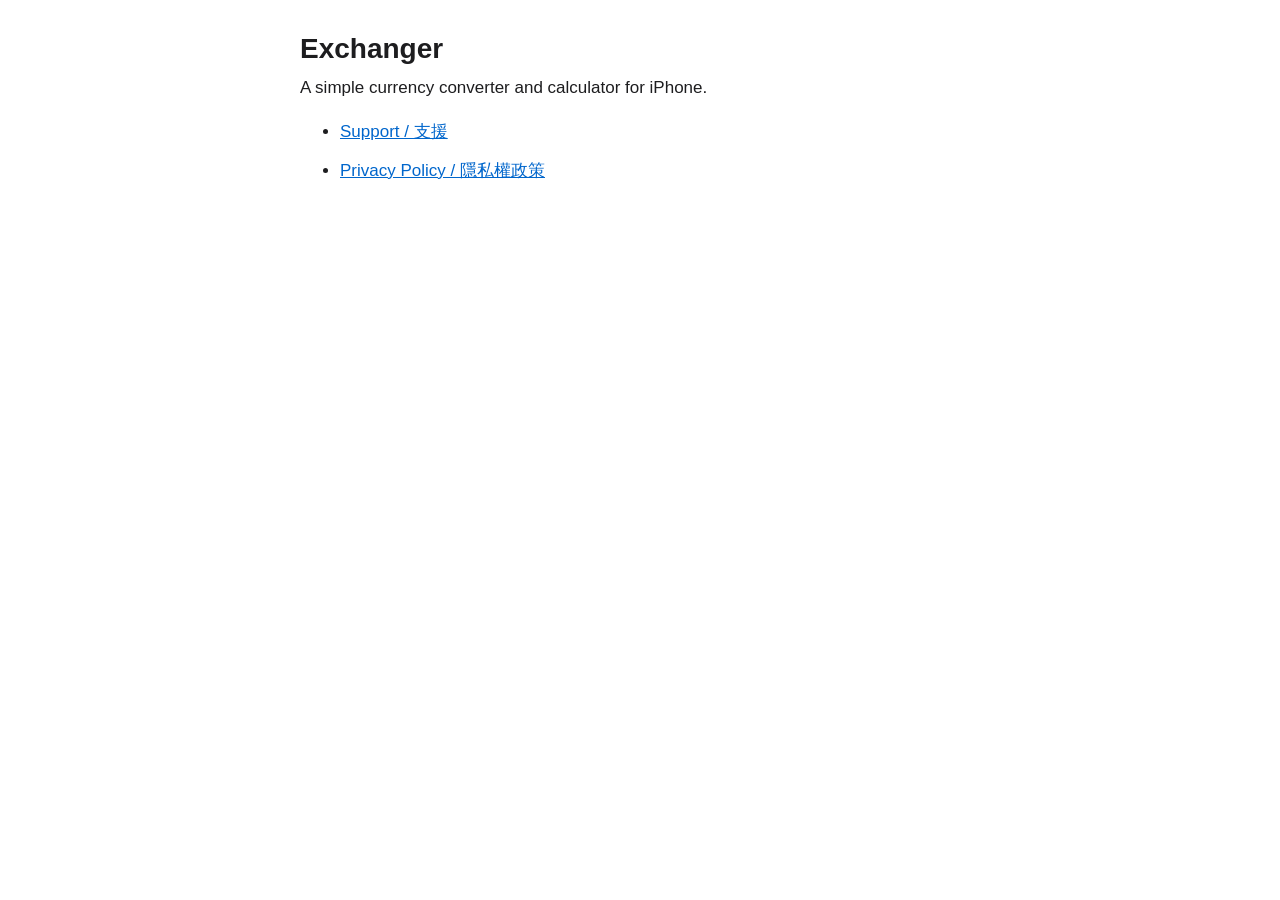
<file: index.html>
<!doctype html>
<html lang="en">
<head>
<meta charset="utf-8">
<meta name="viewport" content="width=device-width, initial-scale=1">
<title>Exchanger</title>
<link rel="stylesheet" href="style.css">
</head>
<body>
<main>
<h1>Exchanger</h1>
<p>A simple currency converter and calculator for iPhone.</p>
<ul>
<li><a href="support.html">Support / 支援</a></li>
<li><a href="privacy.html">Privacy Policy / 隱私權政策</a></li>
</ul>
</main>
</body>
</html>
</file>
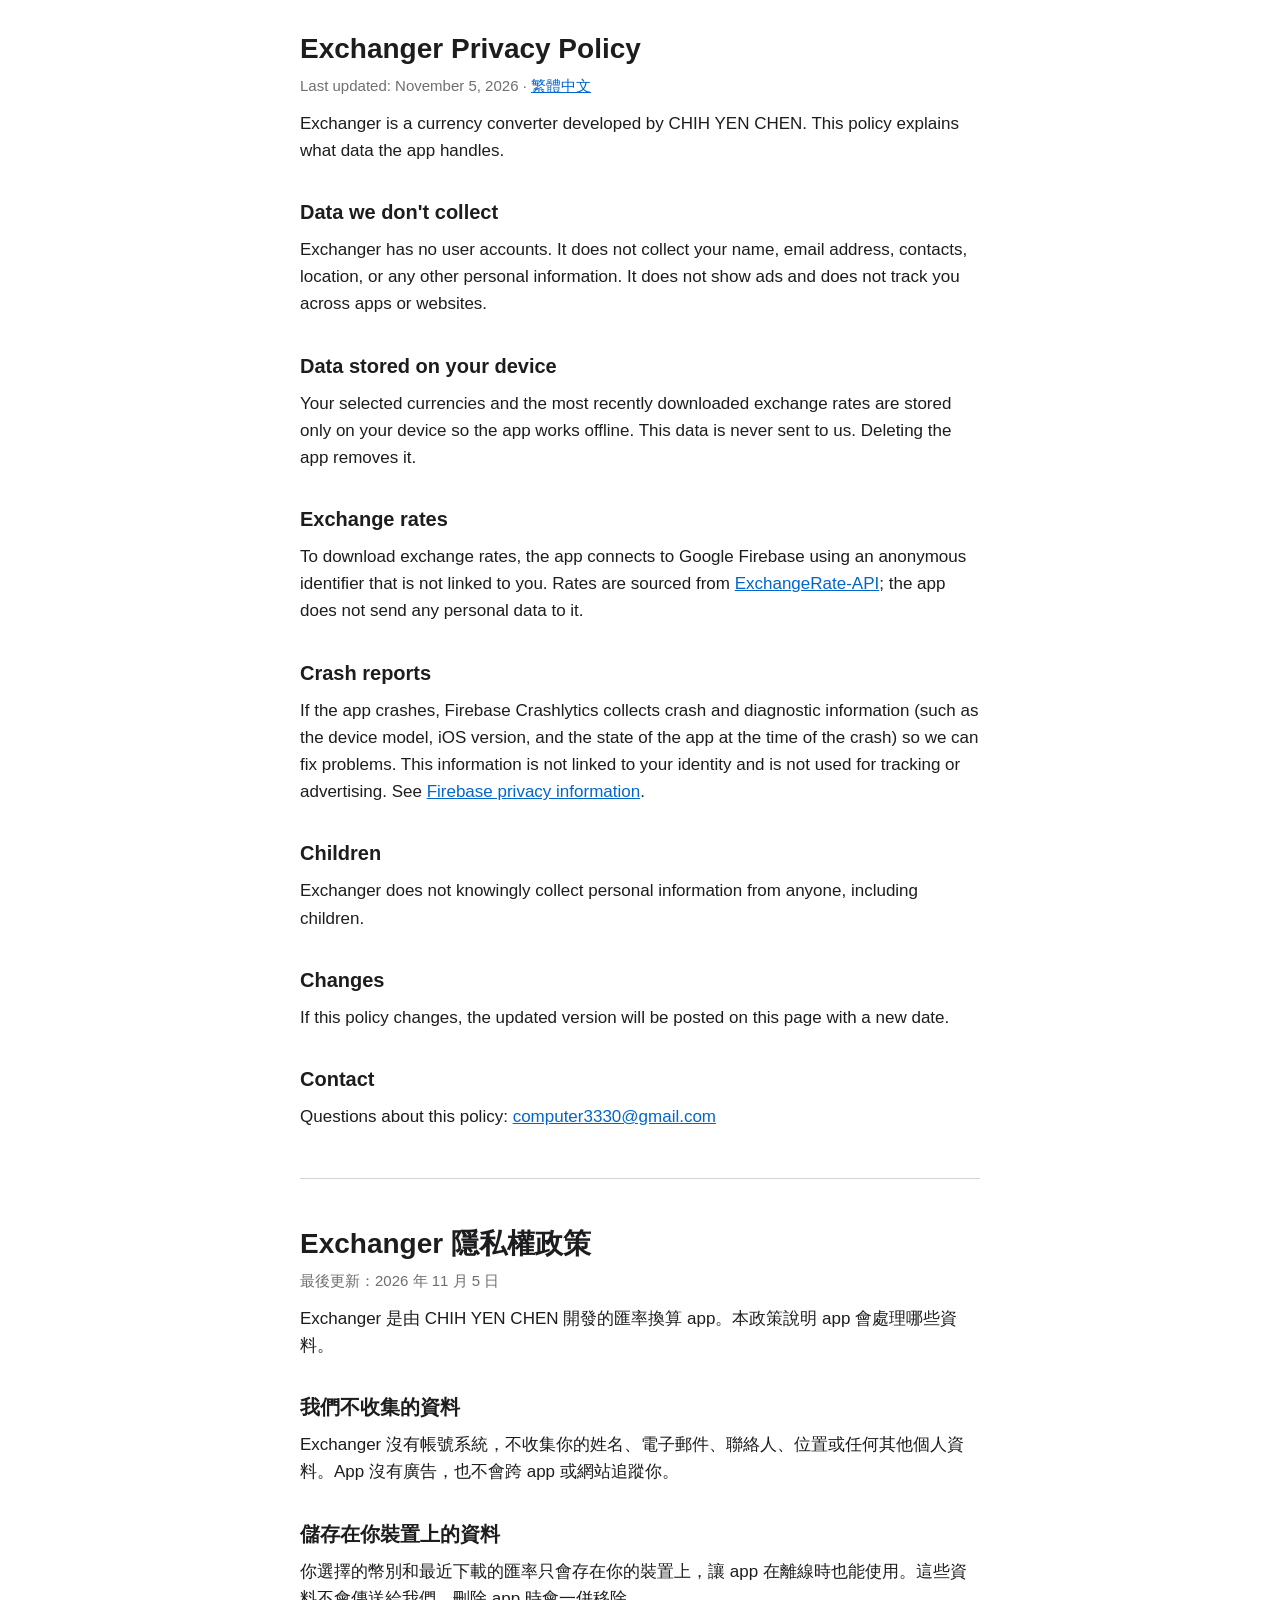
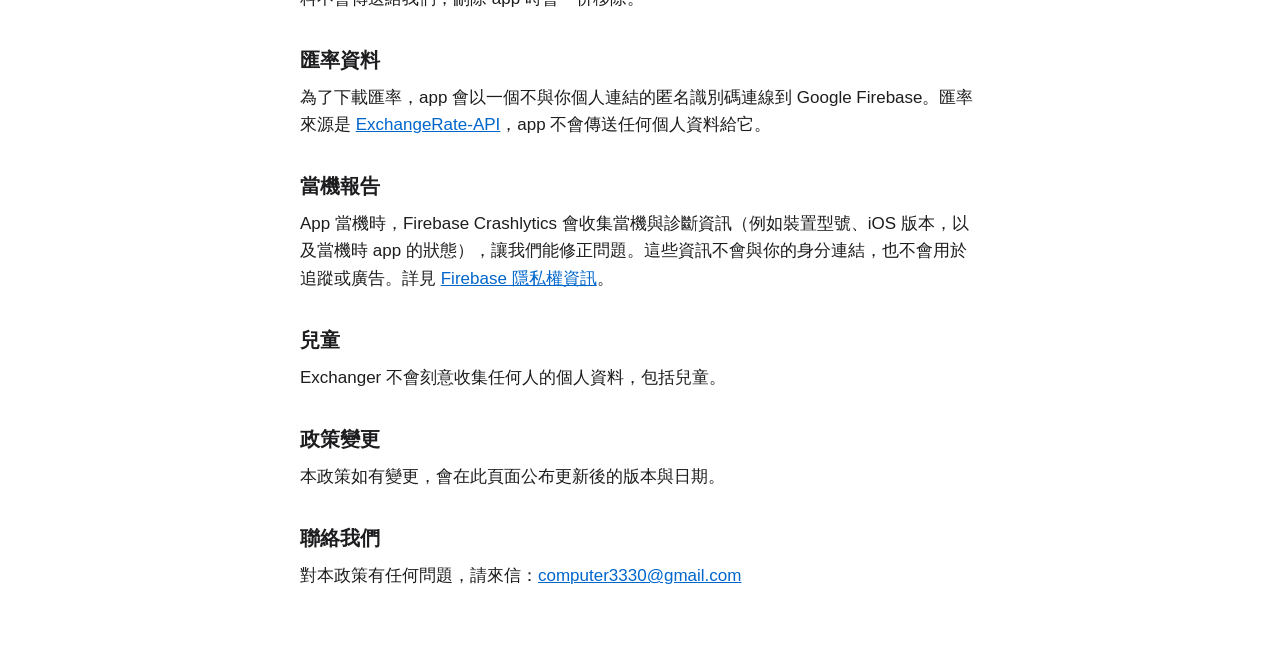
<file: privacy.html>
<!doctype html>
<html lang="en">
<head>
<meta charset="utf-8">
<meta name="viewport" content="width=device-width, initial-scale=1">
<title>Exchanger Privacy Policy</title>
<link rel="stylesheet" href="style.css">
</head>
<body>
<main>
<h1>Exchanger Privacy Policy</h1>
<p class="meta">Last updated: November 5, 2026 · <a href="#zh">繁體中文</a></p>

<p>Exchanger is a currency converter developed by CHIH YEN CHEN. This policy explains what data the app handles.</p>

<h2>Data we don't collect</h2>
<p>Exchanger has no user accounts. It does not collect your name, email address, contacts, location, or any other personal information. It does not show ads and does not track you across apps or websites.</p>

<h2>Data stored on your device</h2>
<p>Your selected currencies and the most recently downloaded exchange rates are stored only on your device so the app works offline. This data is never sent to us. Deleting the app removes it.</p>

<h2>Exchange rates</h2>
<p>To download exchange rates, the app connects to Google Firebase using an anonymous identifier that is not linked to you. Rates are sourced from <a href="https://www.exchangerate-api.com">ExchangeRate-API</a>; the app does not send any personal data to it.</p>

<h2>Crash reports</h2>
<p>If the app crashes, Firebase Crashlytics collects crash and diagnostic information (such as the device model, iOS version, and the state of the app at the time of the crash) so we can fix problems. This information is not linked to your identity and is not used for tracking or advertising. See <a href="https://firebase.google.com/support/privacy">Firebase privacy information</a>.</p>

<h2>Children</h2>
<p>Exchanger does not knowingly collect personal information from anyone, including children.</p>

<h2>Changes</h2>
<p>If this policy changes, the updated version will be posted on this page with a new date.</p>

<h2>Contact</h2>
<p>Questions about this policy: <a href="mailto:computer3330@gmail.com">computer3330@gmail.com</a></p>

<hr>

<section id="zh" lang="zh-Hant">
<h1>Exchanger 隱私權政策</h1>
<p class="meta">最後更新：2026 年 11 月 5 日</p>

<p>Exchanger 是由 CHIH YEN CHEN 開發的匯率換算 app。本政策說明 app 會處理哪些資料。</p>

<h2>我們不收集的資料</h2>
<p>Exchanger 沒有帳號系統，不收集你的姓名、電子郵件、聯絡人、位置或任何其他個人資料。App 沒有廣告，也不會跨 app 或網站追蹤你。</p>

<h2>儲存在你裝置上的資料</h2>
<p>你選擇的幣別和最近下載的匯率只會存在你的裝置上，讓 app 在離線時也能使用。這些資料不會傳送給我們，刪除 app 時會一併移除。</p>

<h2>匯率資料</h2>
<p>為了下載匯率，app 會以一個不與你個人連結的匿名識別碼連線到 Google Firebase。匯率來源是 <a href="https://www.exchangerate-api.com">ExchangeRate-API</a>，app 不會傳送任何個人資料給它。</p>

<h2>當機報告</h2>
<p>App 當機時，Firebase Crashlytics 會收集當機與診斷資訊（例如裝置型號、iOS 版本，以及當機時 app 的狀態），讓我們能修正問題。這些資訊不會與你的身分連結，也不會用於追蹤或廣告。詳見 <a href="https://firebase.google.com/support/privacy">Firebase 隱私權資訊</a>。</p>

<h2>兒童</h2>
<p>Exchanger 不會刻意收集任何人的個人資料，包括兒童。</p>

<h2>政策變更</h2>
<p>本政策如有變更，會在此頁面公布更新後的版本與日期。</p>

<h2>聯絡我們</h2>
<p>對本政策有任何問題，請來信：<a href="mailto:computer3330@gmail.com">computer3330@gmail.com</a></p>
</section>
</main>
</body>
</html>
</file>
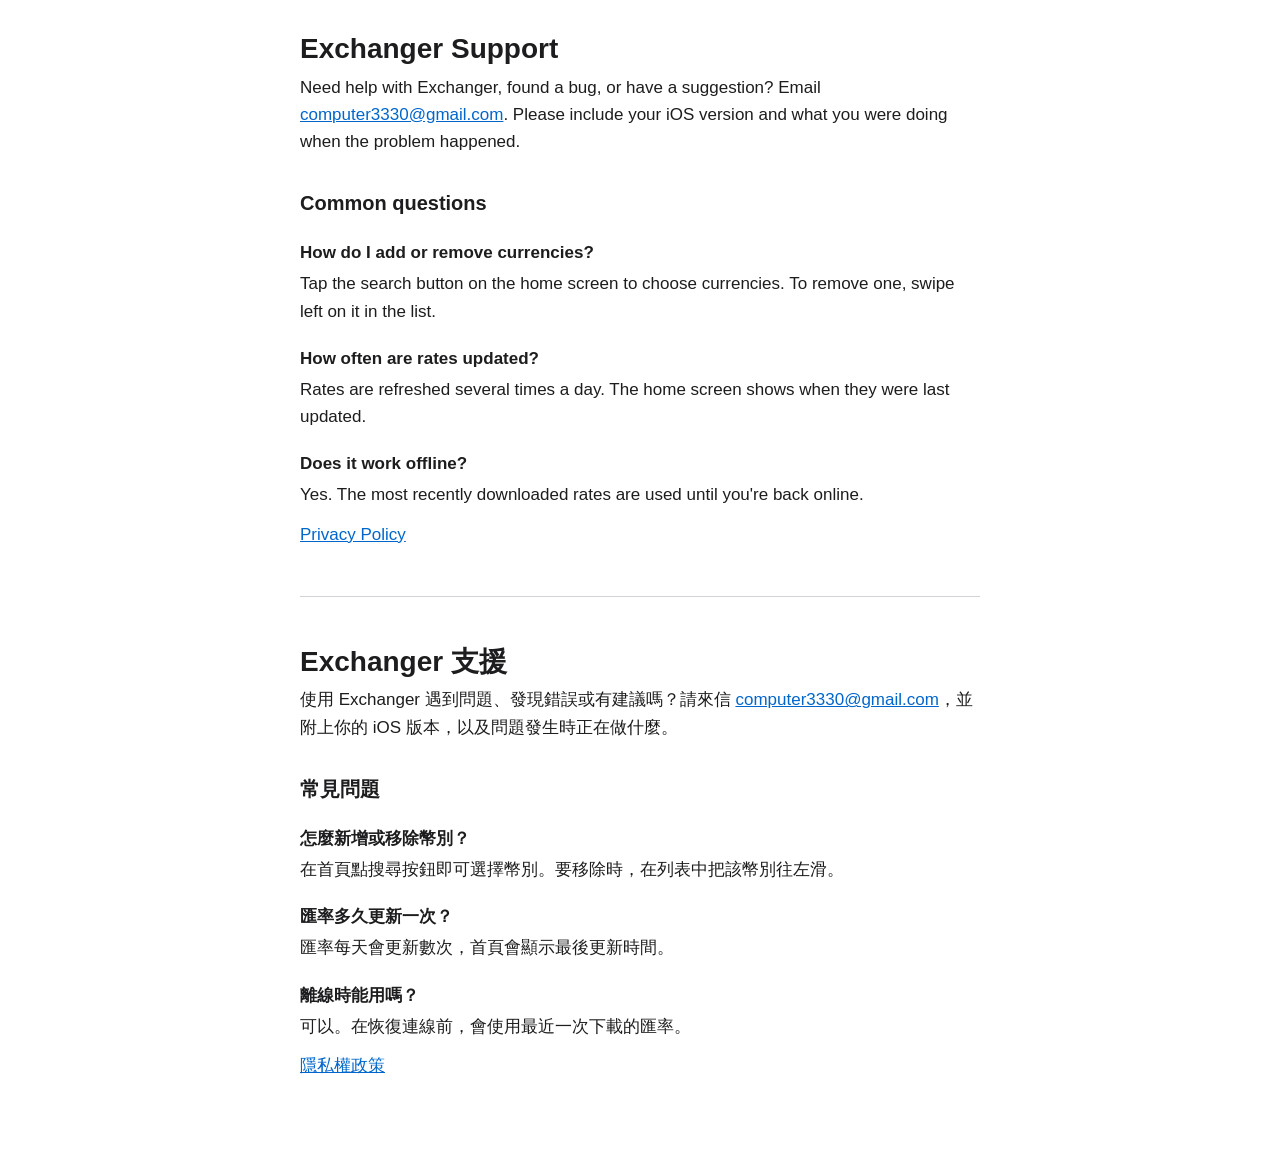
<file: support.html>
<!doctype html>
<html lang="en">
<head>
<meta charset="utf-8">
<meta name="viewport" content="width=device-width, initial-scale=1">
<title>Exchanger Support</title>
<link rel="stylesheet" href="style.css">
</head>
<body>
<main>
<h1>Exchanger Support</h1>
<p>Need help with Exchanger, found a bug, or have a suggestion? Email <a href="mailto:computer3330@gmail.com">computer3330@gmail.com</a>. Please include your iOS version and what you were doing when the problem happened.</p>

<h2>Common questions</h2>
<h3>How do I add or remove currencies?</h3>
<p>Tap the search button on the home screen to choose currencies. To remove one, swipe left on it in the list.</p>
<h3>How often are rates updated?</h3>
<p>Rates are refreshed several times a day. The home screen shows when they were last updated.</p>
<h3>Does it work offline?</h3>
<p>Yes. The most recently downloaded rates are used until you're back online.</p>

<p><a href="privacy.html">Privacy Policy</a></p>

<hr>

<section lang="zh-Hant">
<h1>Exchanger 支援</h1>
<p>使用 Exchanger 遇到問題、發現錯誤或有建議嗎？請來信 <a href="mailto:computer3330@gmail.com">computer3330@gmail.com</a>，並附上你的 iOS 版本，以及問題發生時正在做什麼。</p>

<h2>常見問題</h2>
<h3>怎麼新增或移除幣別？</h3>
<p>在首頁點搜尋按鈕即可選擇幣別。要移除時，在列表中把該幣別往左滑。</p>
<h3>匯率多久更新一次？</h3>
<p>匯率每天會更新數次，首頁會顯示最後更新時間。</p>
<h3>離線時能用嗎？</h3>
<p>可以。在恢復連線前，會使用最近一次下載的匯率。</p>

<p><a href="privacy.html#zh">隱私權政策</a></p>
</section>
</main>
</body>
</html>
</file>
<file: style.css>
:root { color-scheme: light dark; --text: #1d1d1f; --muted: #6e6e73; --bg: #fff; --link: #0066cc; --rule: #d2d2d7; }
@media (prefers-color-scheme: dark) {
  :root { --text: #f5f5f7; --muted: #a1a1a6; --bg: #000; --link: #2997ff; --rule: #424245; }
}
body { margin: 0; background: var(--bg); color: var(--text); font: 17px/1.6 -apple-system, BlinkMacSystemFont, "PingFang TC", "Helvetica Neue", sans-serif; }
main { max-width: 680px; margin: 0 auto; padding: 32px 16px 64px; }
h1 { font-size: 28px; line-height: 1.2; margin: 0 0 8px; }
h2 { font-size: 20px; margin: 32px 0 8px; }
h3 { font-size: 17px; margin: 20px 0 4px; }
p, li { margin: 0 0 12px; }
.meta { color: var(--muted); font-size: 15px; }
a { color: var(--link); }
hr { border: 0; border-top: 1px solid var(--rule); margin: 48px 0; }
</file>
